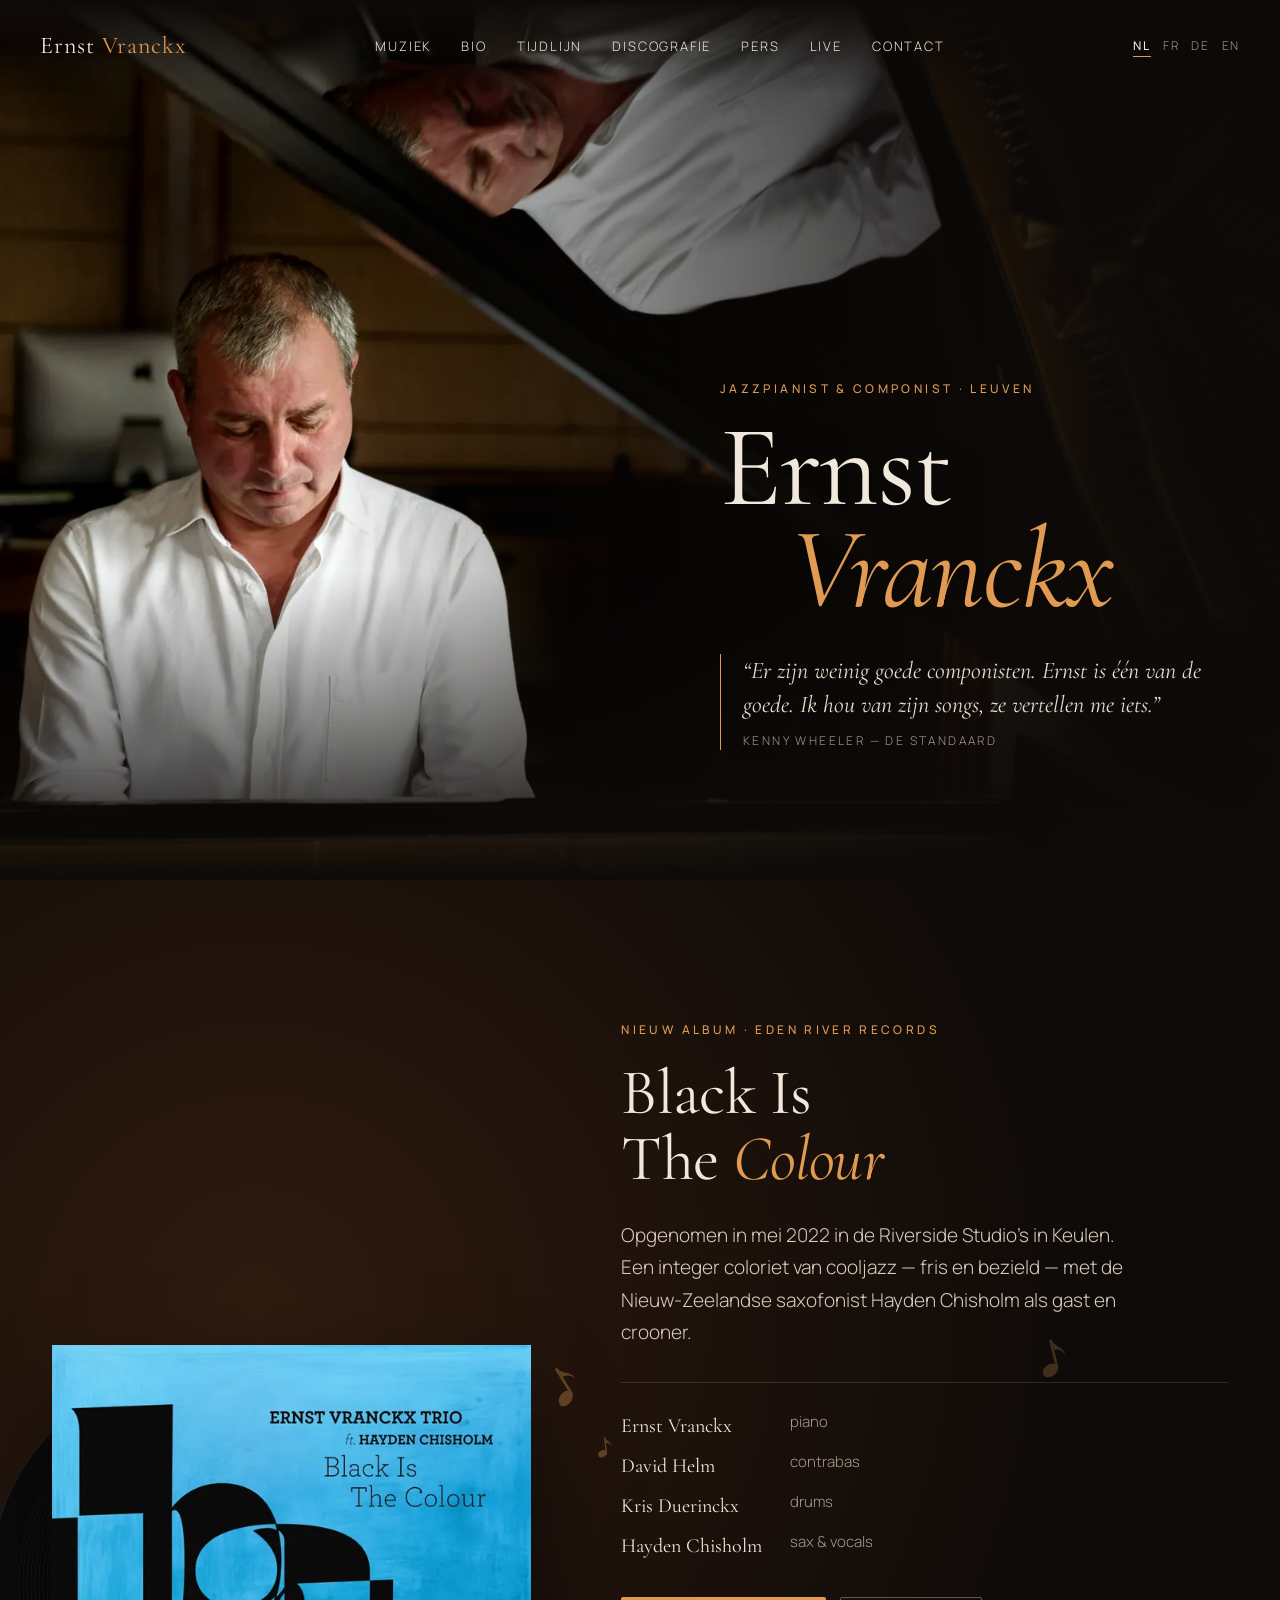
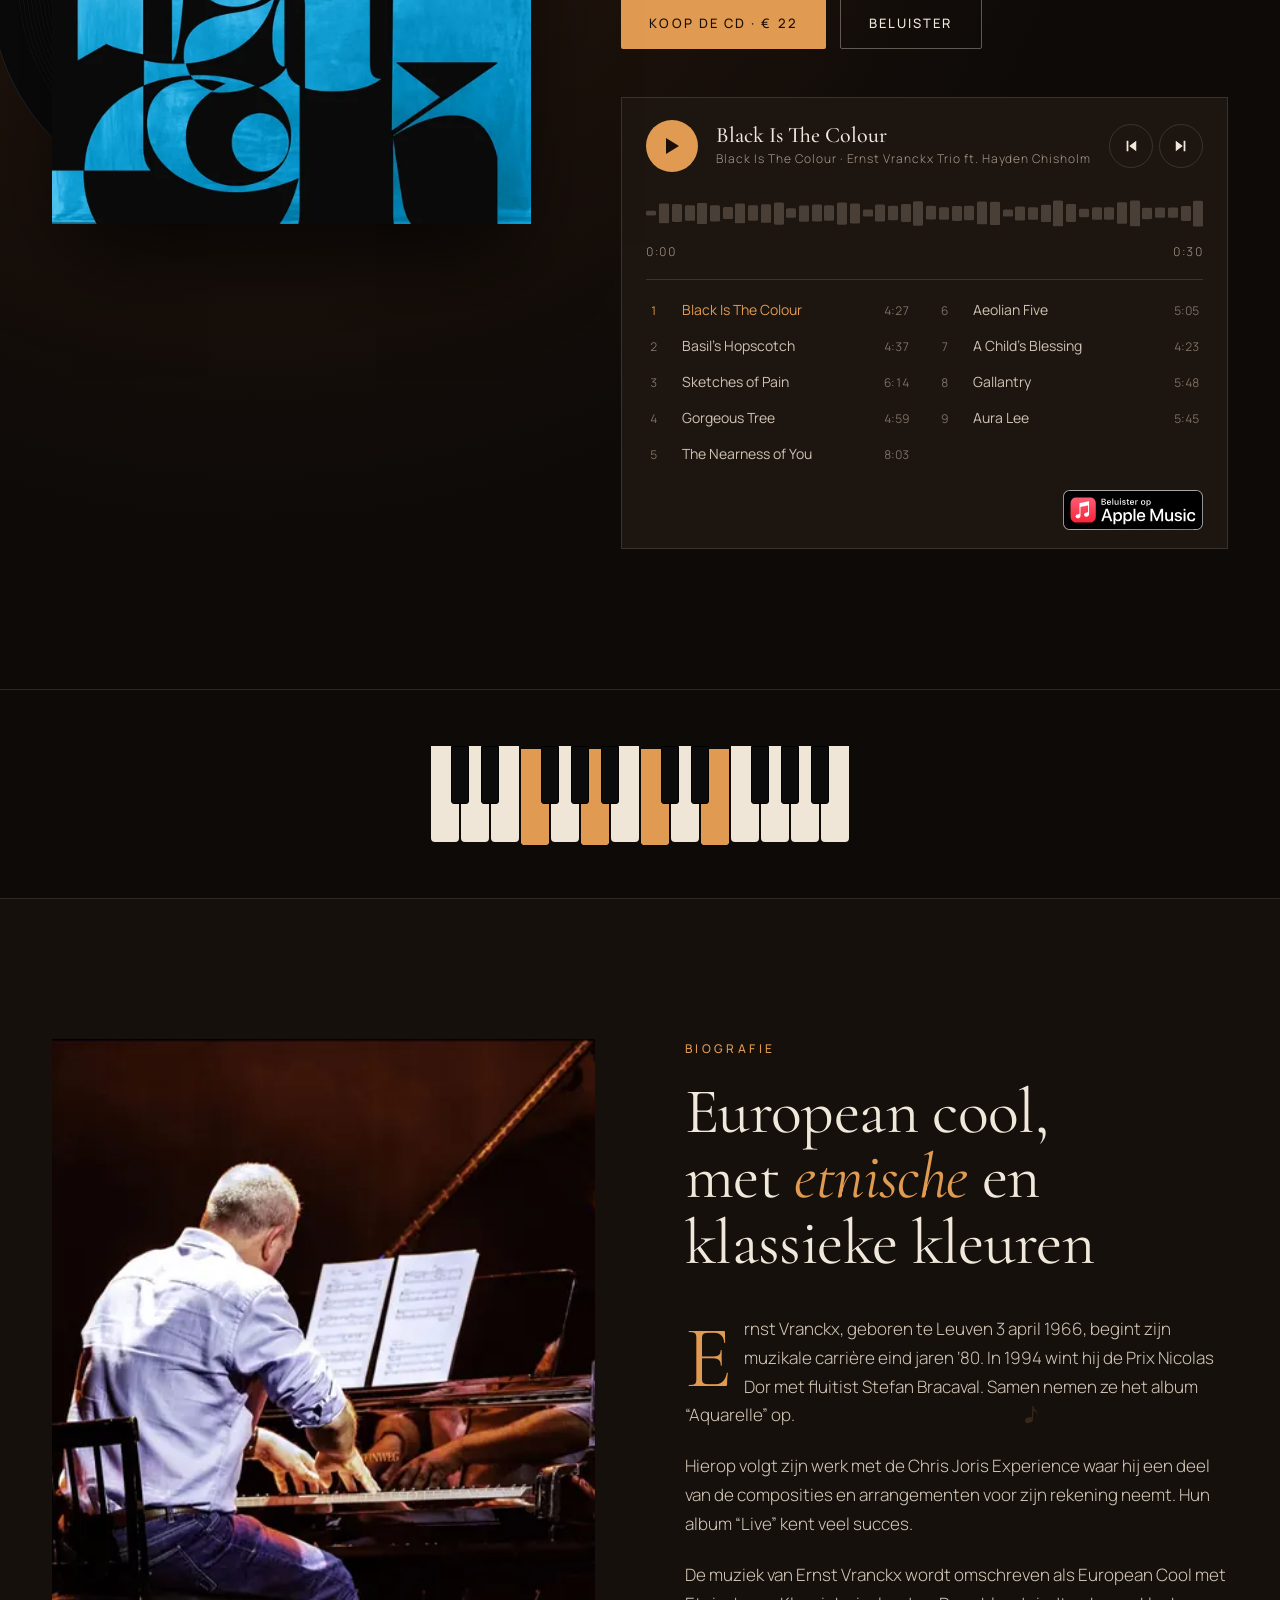
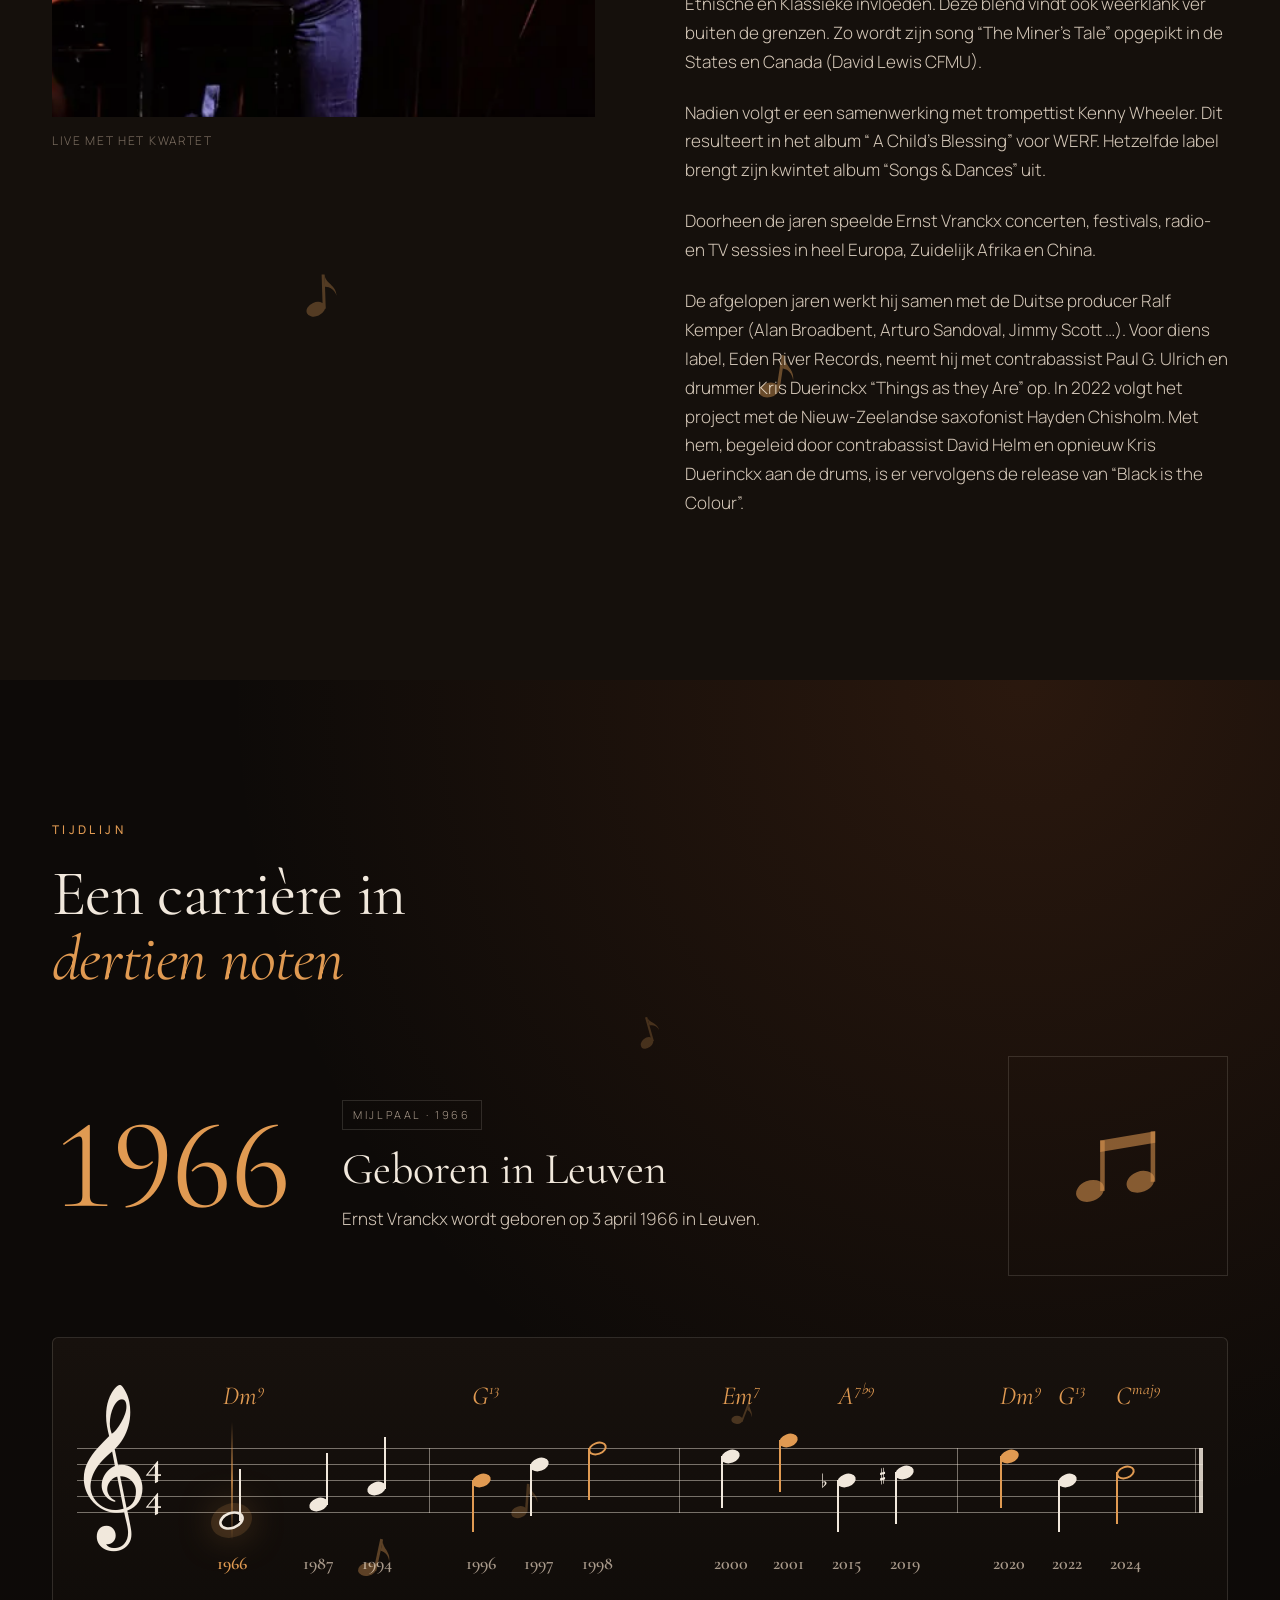
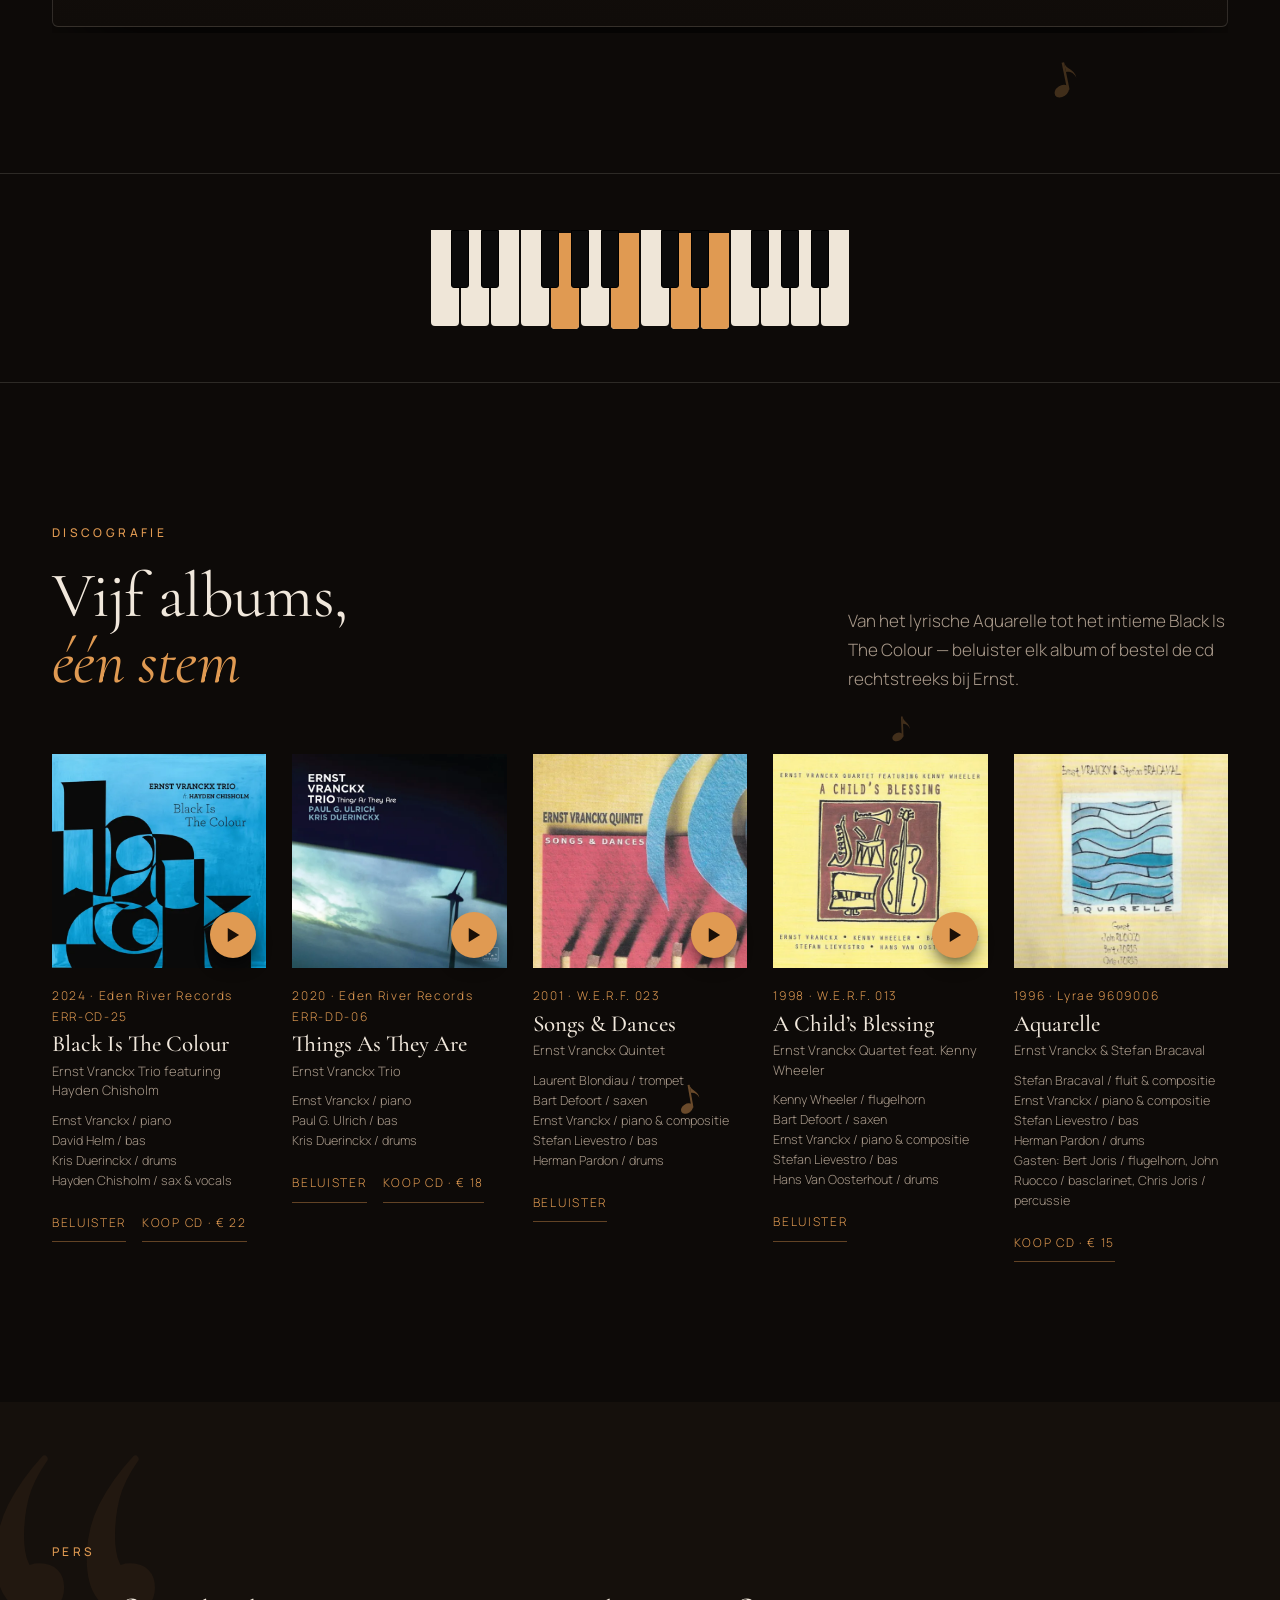
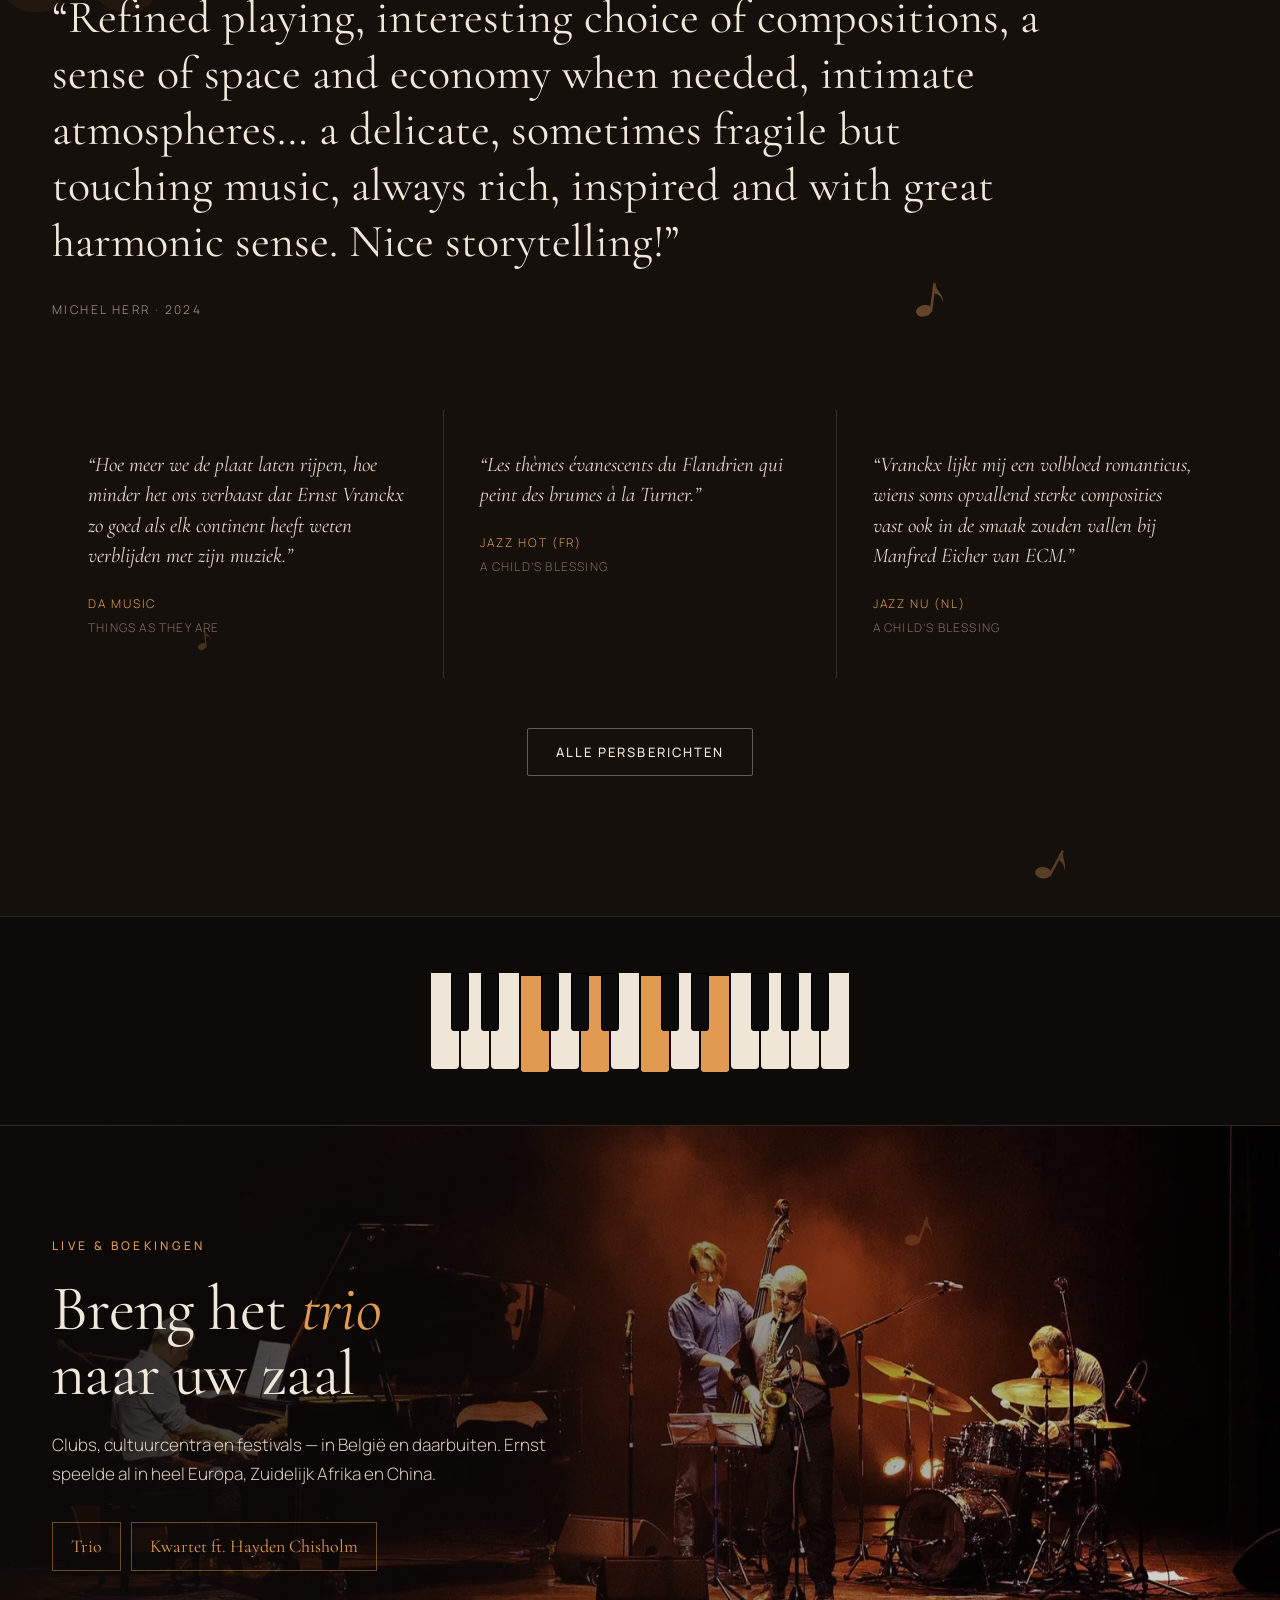
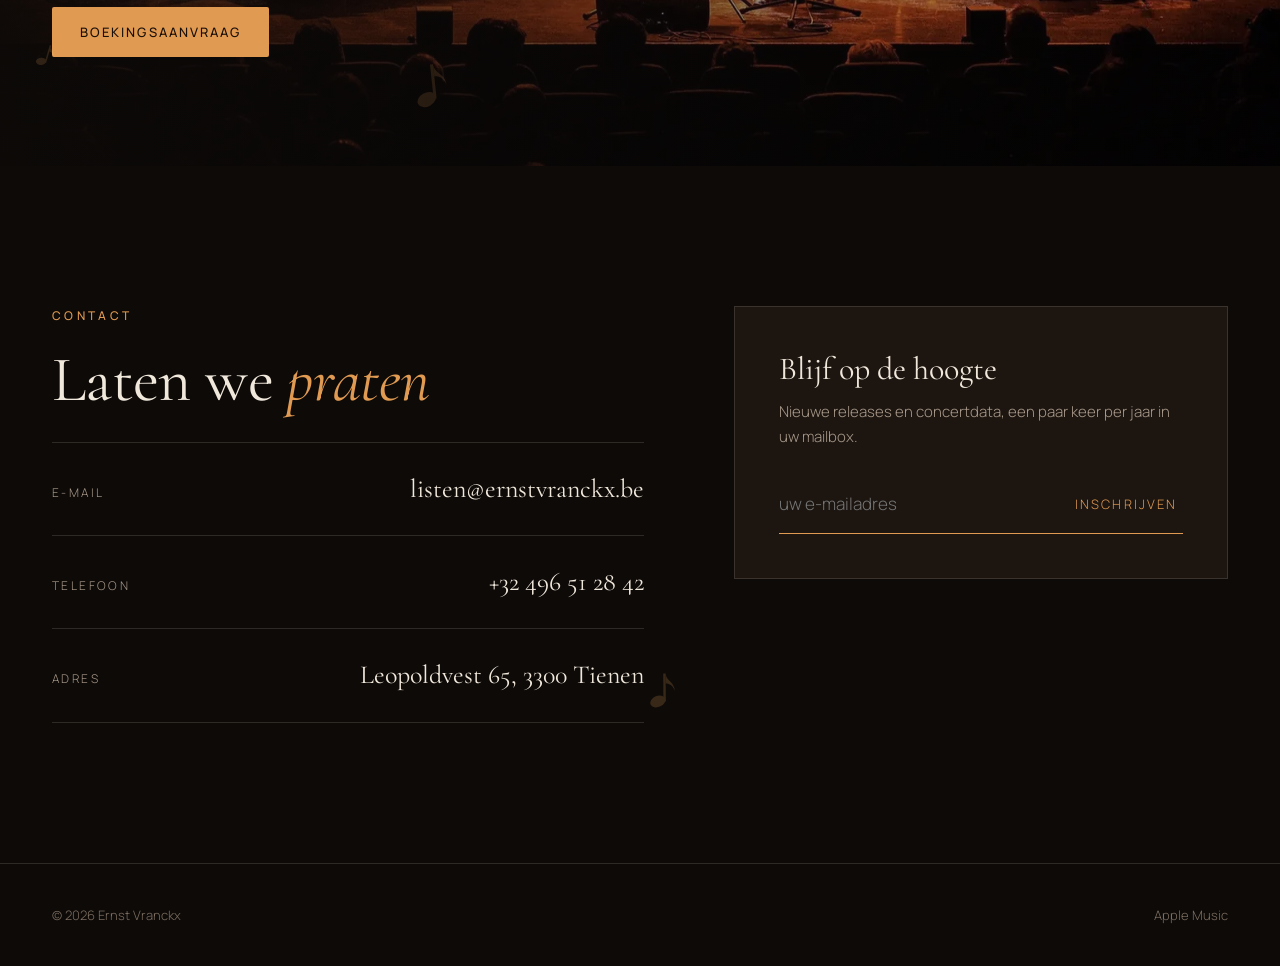
<file: index.html>
<!doctype html>
<html lang="nl">
<head>
<meta charset="utf-8">
<meta name="viewport" content="width=device-width, initial-scale=1">
<title>Ernst Vranckx · Jazzpianist &amp; componist</title>
<meta name="description" content="Ernst Vranckx, jazzpianist en componist uit Leuven. Nieuw album Black Is The Colour met Hayden Chisholm, discografie, pers, concerten en contact.">
<meta name="theme-color" content="#0d0a08">
<meta property="og:type" content="website">
<meta property="og:title" content="Ernst Vranckx · Jazzpianist &amp; componist">
<meta property="og:description" content="Nieuw album Black Is The Colour, met Hayden Chisholm. Discografie, pers, concerten en contact.">
<meta property="og:image" content="assets/img/share.jpg">
<meta property="og:locale" content="nl_BE">
<link rel="preload" href="assets/fonts/cormorant-garamond-latin-2fed1d.woff2" as="font" type="font/woff2" crossorigin>
<link rel="stylesheet" href="assets/fonts/fonts.css">
<link rel="stylesheet" href="assets/css/site.css">
<script src="assets/js/site.js" defer></script>
</head>
<body>
<a class="skip" href="#muziek">Naar de inhoud</a>
<div class="page">

  <div class="notes-layer" id="notes" aria-hidden="true"></div>

  <nav class="nav" aria-label="Hoofdmenu">
    <a class="brand" href="#top">Ernst <span>Vranckx</span></a>
    <div class="menu">
      <a href="#muziek">Muziek</a><a href="#bio">Bio</a><a href="#tijdlijn">Tijdlijn</a><a href="#disco">Discografie</a><a href="#pers">Pers</a><a href="#live">Live</a><a href="#contact">Contact</a>
    </div>
    <div class="lang" id="langs">
      <a class="on" href="#bio" data-lang="nl" lang="nl">NL</a><a href="#bio" data-lang="fr" lang="fr">FR</a><a href="#bio" data-lang="de" lang="de">DE</a><a href="#bio" data-lang="en" lang="en">EN</a>
    </div>
  </nav>

  <header class="hero" id="top">
    <img src="assets/img/hero-ernst-vleugel.webp" alt="Ernst Vranckx aan de vleugel" width="1600" height="1068" fetchpriority="high">
    <div class="hero-shade"></div>
    <div class="hero-copy">
      <div class="eyebrow">Jazzpianist &amp; componist · Leuven</div>
      <h1>Ernst <i>Vranckx</i></h1>
      <blockquote>“Er zijn weinig goede componisten. Ernst is één van de goede. Ik hou van zijn songs, ze vertellen me iets.”<span class="cite">Kenny Wheeler — De Standaard</span></blockquote>
    </div>
  </header>

  <main>
  <section class="sec release" id="muziek">
    <div class="wrap release-grid">
      <div class="cover">
        <div class="vinyl" aria-hidden="true"></div>
        <img src="assets/img/cover-black-is-the-colour.webp" alt="Black Is The Colour, albumhoes" width="600" height="600">
      </div>
      <div>
        <div class="eyebrow">Nieuw album · Eden River Records</div>
        <h2 class="h2" style="margin-top: 20px">Black Is<br>The <em>Colour</em></h2>
        <p class="lead">Opgenomen in mei 2022 in de Riverside Studio’s in Keulen. Een integer coloriet van cooljazz — fris en bezield — met de Nieuw-Zeelandse saxofonist Hayden Chisholm als gast en crooner.</p>
        <dl class="credits">
          <dt>Ernst Vranckx</dt><dd>piano</dd>
          <dt>David Helm</dt><dd>contrabas</dd>
          <dt>Kris Duerinckx</dt><dd>drums</dd>
          <dt>Hayden Chisholm</dt><dd>sax &amp; vocals</dd>
        </dl>
        <div class="btns">
          <a class="btn btn-primary" href="https://www.paypal.com/cgi-bin/webscr?business=ernst.vranckx%40hotmail.com&amp;cmd=_xclick&amp;amount=22.00&amp;item_name=Ernst%20Vranckx%20Trio%20-%20Black%20Is%20The%20Colour%20(CD)&amp;currency_code=EUR&amp;add=1">Koop de cd · € 22</a>
          <a class="btn btn-ghost" href="https://music.apple.com/be/album/black-is-the-colour/1735852999">Beluister</a>
        </div>

        <div class="player" id="player" role="region" aria-label="Fragmenten">
          <div class="pl-top">
            <button class="pl-play" type="button" data-act="toggle" aria-label="Speel fragment">
              <svg class="i-play" viewBox="0 0 16 18" aria-hidden="true"><path d="M2 1l13 8-13 8z"/></svg>
              <svg class="i-pause" viewBox="0 0 16 18" aria-hidden="true"><rect x="2" y="1" width="4" height="16" rx="1"/><rect x="10" y="1" width="4" height="16" rx="1"/></svg>
            </button>
            <div class="pl-now"><b data-now-title></b><small data-now-album></small></div>
            <div class="pl-skip">
              <button type="button" data-act="prev" aria-label="Vorig nummer"><svg viewBox="0 0 16 16" aria-hidden="true"><path d="M3 2h2v12H3zM14 2 6 8l8 6z"/></svg></button>
              <button type="button" data-act="next" aria-label="Volgend nummer"><svg viewBox="0 0 16 16" aria-hidden="true"><path d="M11 2h2v12h-2zM2 2l8 6-8 6z"/></svg></button>
            </div>
          </div>
          <button class="pl-wave" type="button" id="wave" aria-label="Spoel door in het fragment"></button>
          <div class="pl-time"><span id="time-now">0:00</span><span>0:30</span></div>
          <ol class="pl-list" id="tracks"></ol>
          <div class="pl-foot"><a data-apple href="https://music.apple.com/be/album/black-is-the-colour/1735852999"><img src="assets/img/apple-music-badge-nl.svg" alt="Beluister op Apple Music" width="140" height="40"></a></div>
        </div>
      </div>
    </div>
  </section>

  <div class="vsep" aria-hidden="true"><div class="kbd" data-sep="0"></div></div>

  <section class="sec bio" id="bio">
    <div class="wrap bio-grid">
      <figure class="bio-img">
        <img src="assets/img/bio-ernst-live.webp" alt="Ernst Vranckx live aan de vleugel" width="800" height="518" loading="lazy">
        <figcaption>Live met het kwartet</figcaption>
      </figure>
      <div>
        <div class="eyebrow">Biografie</div>
        <h2 class="h2">European cool,<br>met <em>etnische</em> en klassieke kleuren</h2>
        <div class="bio-text" id="bio-text" lang="nl"></div>
      </div>
    </div>
  </section>

  <section class="sec tl" id="tijdlijn">
    <div class="wrap">
      <div class="tl-head">
        <div><div class="eyebrow">Tijdlijn</div><h2 class="h2">Een carrière in<br><em>dertien noten</em></h2></div>
      </div>
      <div class="tl-stack" id="tl-stack" aria-live="polite"></div>
      <div class="score-scroll" id="score-scroll">
        <div class="score" id="score" tabindex="0" role="group" aria-label="Tijdlijn als partituur: gebruik de pijltjestoetsen">
          <div class="staff-lines" aria-hidden="true"><i></i><i></i><i></i><i></i><i></i></div>
          <span class="clef" aria-hidden="true">𝄞</span>
          <span class="meter" aria-hidden="true"><b>4</b><b>4</b></span>
          <div class="score-notes" id="score-notes"></div>
        </div>
      </div>
    </div>
  </section>

  <div class="vsep" aria-hidden="true"><div class="kbd" data-sep="1"></div></div>

  <section class="sec" id="disco">
    <div class="wrap">
      <div class="disco-head">
        <div><div class="eyebrow">Discografie</div><h2 class="h2" style="margin-top: 20px">Vijf albums,<br><em>één stem</em></h2></div>
        <p>Van het lyrische Aquarelle tot het intieme Black Is The Colour — beluister elk album of bestel de cd rechtstreeks bij Ernst.</p>
      </div>
      <div class="albums" id="albums"></div>
    </div>
  </section>

  <section class="sec press" id="pers">
    <div class="bigq" aria-hidden="true">“</div>
    <div class="wrap" style="position: relative">
      <div class="eyebrow">Pers</div>
      <p class="big-quote">“Refined playing, interesting choice of compositions, a sense of space and economy when needed, intimate atmospheres… a delicate, sometimes fragile but touching music, always rich, inspired and with great harmonic sense. Nice storytelling!”</p>
      <span class="cite">Michel Herr · 2024</span>
      <div class="quotes">
        <figure><blockquote>“Hoe meer we de plaat laten rijpen, hoe minder het ons verbaast dat Ernst Vranckx zo goed als elk continent heeft weten verblijden met zijn muziek.”</blockquote><figcaption>Da Music<span>Things As They Are</span></figcaption></figure>
        <figure><blockquote lang="fr">“Les thèmes évanescents du Flandrien qui peint des brumes à la Turner.”</blockquote><figcaption>Jazz Hot (FR)<span>A Child’s Blessing</span></figcaption></figure>
        <figure><blockquote>“Vranckx lijkt mij een volbloed romanticus, wiens soms opvallend sterke composities vast ook in de smaak zouden vallen bij Manfred Eicher van ECM.”</blockquote><figcaption>Jazz Nu (NL)<span>A Child’s Blessing</span></figcaption></figure>
      </div>
      <div class="more"><button type="button" class="btn btn-ghost" id="press-toggle" aria-expanded="false" aria-controls="archive">Alle persberichten</button></div>
      <div class="archive" id="archive" hidden></div>
    </div>
  </section>

  <div class="vsep" aria-hidden="true"><div class="kbd" data-sep="2"></div></div>

  <section class="live" id="live">
    <img src="assets/img/live-kwartet-podium.webp" alt="Ernst Vranckx en zijn kwartet op het podium" width="1600" height="770" loading="lazy">
    <div class="live-shade"></div>
    <div class="wrap">
      <div class="live-box">
        <div class="eyebrow">Live &amp; boekingen</div>
        <h2 class="h2">Breng het <em>trio</em><br>naar uw zaal</h2>
        <p>Clubs, cultuurcentra en festivals — in België en daarbuiten. Ernst speelde al in heel Europa, Zuidelijk Afrika en China.</p>
        <div class="formations"><span>Trio</span><span>Kwartet ft. Hayden Chisholm</span></div>
        <a class="btn btn-primary" href="#contact">Boekingsaanvraag</a>
      </div>
    </div>
  </section>

  <section class="sec contact" id="contact">
    <div class="wrap contact-grid">
      <div>
        <div class="eyebrow">Contact</div>
        <h2 class="h2">Laten we <em>praten</em></h2>
        <div class="clist">
          <a class="crow" href="mailto:listen@ernstvranckx.be"><small>E-mail</small><strong>listen@ernstvranckx.be</strong></a>
          <a class="crow" href="tel:+32496512842"><small>Telefoon</small><strong>+32 496 51 28 42</strong></a>
          <div class="crow"><small>Adres</small><strong>Leopoldvest 65, 3300 Tienen</strong></div>
        </div>
      </div>
      <div class="newsletter">
        <h3>Blijf op de hoogte</h3>
        <p>Nieuwe releases en concertdata, een paar keer per jaar in uw mailbox.</p>
        <div class="field"><label class="sr" for="nl-mail">E-mailadres</label><input id="nl-mail" type="email" placeholder="uw e-mailadres" autocomplete="email"><button type="button">Inschrijven</button></div>
      </div>
    </div>
  </section>
  </main>

  <div class="mini" id="mini" role="region" aria-label="Nu aan het spelen" hidden>
    <button class="pl-play sm" type="button" data-act="toggle" aria-label="Pauzeer">
      <svg class="i-play" viewBox="0 0 16 18" aria-hidden="true"><path d="M2 1l13 8-13 8z"/></svg>
      <svg class="i-pause" viewBox="0 0 16 18" aria-hidden="true"><rect x="2" y="1" width="4" height="16" rx="1"/><rect x="10" y="1" width="4" height="16" rx="1"/></svg>
    </button>
    <div class="pl-now"><b data-now-title></b><small data-now-album></small></div>
    <a data-apple href="https://music.apple.com/be/album/black-is-the-colour/1735852999"><img src="assets/img/apple-music-badge-nl.svg" alt="Beluister op Apple Music" width="140" height="40"></a>
    <span class="mini-bar" id="mini-bar"></span>
  </div>

  <footer class="foot">
    <div class="wrap"><span>© 2026 Ernst Vranckx</span><span>Apple Music</span></div>
  </footer>
</div>
</body>
</html>
</file>
<file: assets/fonts/fonts.css>
/* Self-hosted Google Fonts (latin + latin-ext only, weights in use). Source: https://fonts.googleapis.com/css2?family=Cormorant+Garamond:ital,wght@0,400;0,500;0,600;1,400&family=Manrope:wght@300;400;500;600&display=swap */
/* latin-ext */
@font-face {
  font-family: 'Cormorant Garamond';
  font-style: italic;
  font-weight: 400;
  font-display: swap;
  src: url(cormorant-garamond-latin-ext-f37747.woff2) format('woff2');
  unicode-range: U+0100-02BA, U+02BD-02C5, U+02C7-02CC, U+02CE-02D7, U+02DD-02FF, U+0304, U+0308, U+0329, U+1D00-1DBF, U+1E00-1E9F, U+1EF2-1EFF, U+2020, U+20A0-20AB, U+20AD-20C4, U+2113, U+2C60-2C7F, U+A720-A7FF;
}
/* latin */
@font-face {
  font-family: 'Cormorant Garamond';
  font-style: italic;
  font-weight: 400;
  font-display: swap;
  src: url(cormorant-garamond-latin-9ca58f.woff2) format('woff2');
  unicode-range: U+0000-00FF, U+0131, U+0152-0153, U+02BB-02BC, U+02C6, U+02DA, U+02DC, U+0304, U+0308, U+0329, U+2000-206F, U+20AC, U+2122, U+2191, U+2193, U+2212, U+2215, U+FEFF, U+FFFD;
}
/* latin-ext */
@font-face {
  font-family: 'Cormorant Garamond';
  font-style: normal;
  font-weight: 400;
  font-display: swap;
  src: url(cormorant-garamond-latin-ext-907682.woff2) format('woff2');
  unicode-range: U+0100-02BA, U+02BD-02C5, U+02C7-02CC, U+02CE-02D7, U+02DD-02FF, U+0304, U+0308, U+0329, U+1D00-1DBF, U+1E00-1E9F, U+1EF2-1EFF, U+2020, U+20A0-20AB, U+20AD-20C4, U+2113, U+2C60-2C7F, U+A720-A7FF;
}
/* latin */
@font-face {
  font-family: 'Cormorant Garamond';
  font-style: normal;
  font-weight: 400;
  font-display: swap;
  src: url(cormorant-garamond-latin-2fed1d.woff2) format('woff2');
  unicode-range: U+0000-00FF, U+0131, U+0152-0153, U+02BB-02BC, U+02C6, U+02DA, U+02DC, U+0304, U+0308, U+0329, U+2000-206F, U+20AC, U+2122, U+2191, U+2193, U+2212, U+2215, U+FEFF, U+FFFD;
}
/* latin-ext */
@font-face {
  font-family: 'Cormorant Garamond';
  font-style: normal;
  font-weight: 500;
  font-display: swap;
  src: url(cormorant-garamond-latin-ext-907682.woff2) format('woff2');
  unicode-range: U+0100-02BA, U+02BD-02C5, U+02C7-02CC, U+02CE-02D7, U+02DD-02FF, U+0304, U+0308, U+0329, U+1D00-1DBF, U+1E00-1E9F, U+1EF2-1EFF, U+2020, U+20A0-20AB, U+20AD-20C4, U+2113, U+2C60-2C7F, U+A720-A7FF;
}
/* latin */
@font-face {
  font-family: 'Cormorant Garamond';
  font-style: normal;
  font-weight: 500;
  font-display: swap;
  src: url(cormorant-garamond-latin-2fed1d.woff2) format('woff2');
  unicode-range: U+0000-00FF, U+0131, U+0152-0153, U+02BB-02BC, U+02C6, U+02DA, U+02DC, U+0304, U+0308, U+0329, U+2000-206F, U+20AC, U+2122, U+2191, U+2193, U+2212, U+2215, U+FEFF, U+FFFD;
}
/* latin-ext */
@font-face {
  font-family: 'Cormorant Garamond';
  font-style: normal;
  font-weight: 600;
  font-display: swap;
  src: url(cormorant-garamond-latin-ext-907682.woff2) format('woff2');
  unicode-range: U+0100-02BA, U+02BD-02C5, U+02C7-02CC, U+02CE-02D7, U+02DD-02FF, U+0304, U+0308, U+0329, U+1D00-1DBF, U+1E00-1E9F, U+1EF2-1EFF, U+2020, U+20A0-20AB, U+20AD-20C4, U+2113, U+2C60-2C7F, U+A720-A7FF;
}
/* latin */
@font-face {
  font-family: 'Cormorant Garamond';
  font-style: normal;
  font-weight: 600;
  font-display: swap;
  src: url(cormorant-garamond-latin-2fed1d.woff2) format('woff2');
  unicode-range: U+0000-00FF, U+0131, U+0152-0153, U+02BB-02BC, U+02C6, U+02DA, U+02DC, U+0304, U+0308, U+0329, U+2000-206F, U+20AC, U+2122, U+2191, U+2193, U+2212, U+2215, U+FEFF, U+FFFD;
}
/* latin-ext */
@font-face {
  font-family: 'Manrope';
  font-style: normal;
  font-weight: 300;
  font-display: swap;
  src: url(manrope-latin-ext-4f1857.woff2) format('woff2');
  unicode-range: U+0100-02BA, U+02BD-02C5, U+02C7-02CC, U+02CE-02D7, U+02DD-02FF, U+0304, U+0308, U+0329, U+1D00-1DBF, U+1E00-1E9F, U+1EF2-1EFF, U+2020, U+20A0-20AB, U+20AD-20C4, U+2113, U+2C60-2C7F, U+A720-A7FF;
}
/* latin */
@font-face {
  font-family: 'Manrope';
  font-style: normal;
  font-weight: 300;
  font-display: swap;
  src: url(manrope-latin-66cfc0.woff2) format('woff2');
  unicode-range: U+0000-00FF, U+0131, U+0152-0153, U+02BB-02BC, U+02C6, U+02DA, U+02DC, U+0304, U+0308, U+0329, U+2000-206F, U+20AC, U+2122, U+2191, U+2193, U+2212, U+2215, U+FEFF, U+FFFD;
}
/* latin-ext */
@font-face {
  font-family: 'Manrope';
  font-style: normal;
  font-weight: 400;
  font-display: swap;
  src: url(manrope-latin-ext-4f1857.woff2) format('woff2');
  unicode-range: U+0100-02BA, U+02BD-02C5, U+02C7-02CC, U+02CE-02D7, U+02DD-02FF, U+0304, U+0308, U+0329, U+1D00-1DBF, U+1E00-1E9F, U+1EF2-1EFF, U+2020, U+20A0-20AB, U+20AD-20C4, U+2113, U+2C60-2C7F, U+A720-A7FF;
}
/* latin */
@font-face {
  font-family: 'Manrope';
  font-style: normal;
  font-weight: 400;
  font-display: swap;
  src: url(manrope-latin-66cfc0.woff2) format('woff2');
  unicode-range: U+0000-00FF, U+0131, U+0152-0153, U+02BB-02BC, U+02C6, U+02DA, U+02DC, U+0304, U+0308, U+0329, U+2000-206F, U+20AC, U+2122, U+2191, U+2193, U+2212, U+2215, U+FEFF, U+FFFD;
}
/* latin-ext */
@font-face {
  font-family: 'Manrope';
  font-style: normal;
  font-weight: 500;
  font-display: swap;
  src: url(manrope-latin-ext-4f1857.woff2) format('woff2');
  unicode-range: U+0100-02BA, U+02BD-02C5, U+02C7-02CC, U+02CE-02D7, U+02DD-02FF, U+0304, U+0308, U+0329, U+1D00-1DBF, U+1E00-1E9F, U+1EF2-1EFF, U+2020, U+20A0-20AB, U+20AD-20C4, U+2113, U+2C60-2C7F, U+A720-A7FF;
}
/* latin */
@font-face {
  font-family: 'Manrope';
  font-style: normal;
  font-weight: 500;
  font-display: swap;
  src: url(manrope-latin-66cfc0.woff2) format('woff2');
  unicode-range: U+0000-00FF, U+0131, U+0152-0153, U+02BB-02BC, U+02C6, U+02DA, U+02DC, U+0304, U+0308, U+0329, U+2000-206F, U+20AC, U+2122, U+2191, U+2193, U+2212, U+2215, U+FEFF, U+FFFD;
}
/* latin-ext */
@font-face {
  font-family: 'Manrope';
  font-style: normal;
  font-weight: 600;
  font-display: swap;
  src: url(manrope-latin-ext-4f1857.woff2) format('woff2');
  unicode-range: U+0100-02BA, U+02BD-02C5, U+02C7-02CC, U+02CE-02D7, U+02DD-02FF, U+0304, U+0308, U+0329, U+1D00-1DBF, U+1E00-1E9F, U+1EF2-1EFF, U+2020, U+20A0-20AB, U+20AD-20C4, U+2113, U+2C60-2C7F, U+A720-A7FF;
}
/* latin */
@font-face {
  font-family: 'Manrope';
  font-style: normal;
  font-weight: 600;
  font-display: swap;
  src: url(manrope-latin-66cfc0.woff2) format('woff2');
  unicode-range: U+0000-00FF, U+0131, U+0152-0153, U+02BB-02BC, U+02C6, U+02DA, U+02DC, U+0304, U+0308, U+0329, U+2000-206F, U+20AC, U+2122, U+2191, U+2193, U+2212, U+2215, U+FEFF, U+FFFD;
}
/* Noto Music, subset to the treble clef, flat and sharp used on the timeline score.
   Source: https://fonts.googleapis.com/css2?family=Noto+Music&text=%F0%9D%84%9E%E2%99%AD%E2%99%AF */
@font-face {
  font-family: 'Noto Music';
  font-style: normal;
  font-weight: 400;
  font-display: swap;
  src: url(noto-music-notation.woff2) format('woff2');
  unicode-range: U+266D, U+266F, U+1D11E;
}
</file>
<file: assets/css/site.css>
/* Ernst Vranckx · Nocturne */
:root{
  --sy:0; --pc:1;
  --bg:#0d0a08; --bg-2:#15100c; --bg-3:#1c1510;
  --ink:#f1e8dc; --muted:#a8998a; --faint:#7d6f62;
  --amber:#e09a52; --ember:#c4622d; --line:rgba(241,232,220,.14);
  --serif:"Cormorant Garamond", Georgia, serif; --sans:"Manrope", system-ui, sans-serif;
}
*{box-sizing:border-box}
html{scroll-behavior:smooth}
body{margin:0;background:var(--bg);color:var(--ink);font-family:var(--sans);font-weight:300;font-size:17px;line-height:1.7;-webkit-font-smoothing:antialiased;overflow-x:hidden}
img{display:block;max-width:100%;height:auto}
h1,h2,h3,h4,p,figure,blockquote,dl,dd{margin:0}
a{color:inherit;text-decoration:none}
a:hover{color:var(--amber)}
[hidden]{display:none!important}
:focus-visible{outline:2px solid var(--amber);outline-offset:2px}
.page{position:relative;overflow:hidden}
.wrap{max-width:1240px;margin:0 auto;padding:0 32px}
.eyebrow{font-size:12px;letter-spacing:.28em;text-transform:uppercase;color:var(--amber);font-weight:500}
.h2{font-family:var(--serif);font-weight:400;font-size:clamp(40px,5vw,68px);line-height:1.02;letter-spacing:-.01em}
.h2 em{color:var(--amber);font-style:italic}
.sr{position:absolute;width:1px;height:1px;overflow:hidden;clip:rect(0 0 0 0);white-space:nowrap}
.skip{position:absolute;left:16px;top:-60px;z-index:50;padding:10px 16px;background:var(--amber);color:#1a0f07}
.skip:focus{top:16px;color:#1a0f07}

/* Navigation */
.nav{position:fixed;left:0;right:0;top:0;z-index:20;display:flex;align-items:center;justify-content:space-between;padding:26px 40px;background:linear-gradient(#0d0a08 0%,rgba(13,10,8,0) 100%);transition:background .4s,padding .4s}
html[data-scrolled] .nav{background:rgba(13,10,8,.92);backdrop-filter:blur(10px);padding:16px 40px;border-bottom:1px solid var(--line)}
.brand{font-family:var(--serif);font-size:24px;letter-spacing:.04em}
.brand span{color:var(--amber)}
.menu{display:flex;gap:30px;font-size:13px;letter-spacing:.14em;text-transform:uppercase}
.lang{display:flex;gap:12px;font-size:12px;letter-spacing:.14em;color:var(--muted)}
.lang a.on{color:var(--ink);font-weight:500;border-bottom:1px solid var(--amber)}

/* Hero */
.hero{position:relative;min-height:880px;display:flex;align-items:flex-end;overflow:hidden}
.hero img{position:absolute;inset:0;width:100%;height:100%;object-fit:cover;object-position:30% 40%;filter:saturate(.85) contrast(1.05);transform:translateY(calc(var(--sy) * .3px)) scale(calc(1 + var(--sy) * .0002))}
.hero-shade{position:absolute;inset:0;background:linear-gradient(90deg,rgba(13,10,8,0) 25%,rgba(13,10,8,.55) 55%,rgba(13,10,8,.95) 85%),linear-gradient(0deg,#0d0a08 0%,rgba(13,10,8,0) 35%)}
.hero-copy{position:relative;z-index:2;margin-left:auto;width:min(560px,100%);padding:0 56px 130px 0}
.hero h1{font-family:var(--serif);font-weight:400;font-size:clamp(64px,9vw,132px);line-height:.88;letter-spacing:-.02em;margin:18px 0 34px}
.hero h1 i{display:block;color:var(--amber);padding-left:.6em}
.hero blockquote{font-family:var(--serif);font-style:italic;font-size:24px;line-height:1.4;color:#e8dccd;border-left:1px solid var(--amber);padding-left:22px}
.cite{display:block;margin-top:12px;font-family:var(--sans);font-style:normal;font-size:12px;letter-spacing:.2em;text-transform:uppercase;color:var(--muted)}

/* Sections */
.sec{padding:140px 0}

/* New album */
.release{background:radial-gradient(ellipse at 20% 30%,rgba(196,98,45,.18),transparent 60%),var(--bg);overflow:hidden}
.release-grid{display:grid;grid-template-columns:1fr 1.05fr;gap:90px;align-items:center}
.cover{position:relative}
.cover img{position:relative;z-index:2;width:100%;box-shadow:0 40px 90px -20px rgba(0,0,0,.8)}
.vinyl{position:absolute;top:4%;right:-14%;width:92%;aspect-ratio:1;border-radius:50%;z-index:1;background:radial-gradient(circle,#c4622d 0 15%,#111 15.5% 17%,#0a0a0a 17.5% 100%);box-shadow:inset 0 0 0 1px #222;transform:translateX(calc(-38% + min(1, var(--pc) * 1.6) * 38%)) rotate(calc(var(--sy) * .35deg))}
.vinyl::before{content:"";position:absolute;inset:6%;border-radius:50%;background:repeating-radial-gradient(circle,transparent 0 3px,rgba(255,255,255,.03) 3px 4px)}
.vinyl::after{content:"";position:absolute;left:50%;top:9%;width:4%;height:10%;background:rgba(255,255,255,.12);border-radius:2px}
.lead{font-size:19px;color:#d9ccbd;max-width:520px;margin-top:28px}
.credits{margin:34px 0;display:grid;grid-template-columns:auto 1fr;gap:6px 28px;font-size:15px;border-top:1px solid var(--line);padding-top:26px}
.credits dt{font-family:var(--serif);font-size:20px}
.credits dd{color:var(--muted)}
.btns{display:flex;gap:14px;flex-wrap:wrap}
.btn{display:inline-flex;align-items:center;gap:10px;min-height:48px;padding:14px 28px;font-size:13px;letter-spacing:.16em;text-transform:uppercase;font-weight:500;border-radius:2px;font-family:var(--sans);cursor:pointer}
.btn-primary{background:var(--amber);color:#1a0f07;border:0}
.btn-primary:hover{background:#f0ad68;color:#1a0f07}
.btn-ghost{border:1px solid rgba(241,232,220,.35);color:var(--ink);background:none}

/* Preview player */
.player{margin-top:48px;padding:22px 24px 18px;background:var(--bg-3);border:1px solid var(--line)}
.pl-top{display:flex;align-items:center;gap:18px}
.pl-play{width:52px;height:52px;flex:none;display:grid;place-items:center;border:0;border-radius:50%;background:var(--amber);color:#1a0f07;cursor:pointer;transition:transform .2s,background .2s}
.pl-play:hover{background:#f0ad68;transform:scale(1.05)}
.pl-play svg{width:16px;height:18px;fill:currentColor}
.pl-play.sm{width:44px;height:44px}
.pl-play .i-pause,.cover-play .i-pause{display:none}
.is-playing .i-play{display:none}
.is-playing .i-pause{display:block}
.pl-now{flex:1;min-width:0}
.pl-now b{display:block;font-family:var(--serif);font-weight:500;font-size:22px;line-height:1.15;white-space:nowrap;overflow:hidden;text-overflow:ellipsis}
.pl-now small{display:block;font-size:12px;color:var(--muted);letter-spacing:.08em;white-space:nowrap;overflow:hidden;text-overflow:ellipsis}
.pl-skip{display:flex;gap:6px}
.pl-skip button{width:44px;height:44px;display:grid;place-items:center;background:none;border:1px solid var(--line);border-radius:50%;color:var(--ink);cursor:pointer}
.pl-skip button:hover{border-color:var(--amber);color:var(--amber)}
.pl-skip svg{width:14px;height:14px;fill:currentColor}
.pl-wave{display:flex;align-items:center;gap:3px;width:100%;height:46px;margin:18px 0 6px;padding:0;background:none;border:0;cursor:pointer}
.pl-wave i{flex:1;min-width:2px;background:#4a3f36;border-radius:2px;transform:scaleY(.6);transition:background .3s}
.pl-wave i.on{background:var(--amber)}
.player.is-playing .pl-wave i{animation:eq 1.1s ease-in-out infinite alternate}
@keyframes eq{from{transform:scaleY(.35)}to{transform:scaleY(1)}}
.pl-time{display:flex;justify-content:space-between;font-size:12px;letter-spacing:.12em;color:var(--muted);font-variant-numeric:tabular-nums}
.pl-list{list-style:none;margin:16px 0 0;padding:14px 0 0;border-top:1px solid var(--line);columns:2;column-gap:24px}
.pl-list li{break-inside:avoid}
.pl-list button{display:grid;grid-template-columns:22px minmax(0,1fr) auto;gap:10px;align-items:baseline;width:100%;min-height:36px;padding:6px 4px;background:none;border:0;border-radius:3px;color:#cfc2b3;font-family:var(--sans);font-size:14px;text-align:left;cursor:pointer}
.pl-list button:hover{background:rgba(241,232,220,.05);color:var(--ink)}
.pl-list button.on{color:var(--amber)}
.pl-list .n,.pl-list .d{font-size:12px;color:var(--faint);font-variant-numeric:tabular-nums}
.pl-list button.on .n{color:var(--amber)}
.pl-list .tt{white-space:nowrap;overflow:hidden;text-overflow:ellipsis}
.pl-foot{display:flex;justify-content:flex-end;margin-top:16px}
.pl-foot img,.mini img{display:block;height:40px;width:auto}
.mini{position:fixed;left:50%;bottom:18px;z-index:40;transform:translateX(-50%);display:flex;align-items:center;gap:14px;width:min(580px,calc(100% - 28px));padding:10px 12px 12px;background:rgba(21,16,12,.95);border:1px solid rgba(224,154,82,.35);border-radius:8px;backdrop-filter:blur(10px);box-shadow:0 20px 50px -20px #000;overflow:hidden}
.mini .pl-now b{font-size:18px}
.mini-bar{position:absolute;left:0;bottom:0;height:2px;width:0;background:var(--amber);transition:width .25s linear}

/* Voicing separators */
.vsep{display:flex;justify-content:center;padding:56px 22px;background:var(--bg);border-top:1px solid var(--line);border-bottom:1px solid var(--line)}
.kbd{position:relative;display:flex;width:min(420px,100%);height:96px}
.kbd .w{position:relative;flex:1;margin:0 1px;background:#efe6d8;border-radius:0 0 4px 4px;transition:transform .2s}
.kbd .w::after,.kbd .k::after{content:"";position:absolute;inset:0;border-radius:inherit;background:var(--amber);opacity:0;transition:opacity .35s}
.kbd .k{position:absolute;top:0;width:18px;height:58px;margin-left:-9px;background:#0b0b0b;border:1px solid #000;border-radius:0 0 3px 3px;z-index:2;transition:transform .2s}
.kbd .on::after{opacity:1}
.kbd .w.on{transform:translateY(3px)}
.kbd .k.on{transform:translateY(2px)}

/* Biography */
.bio{background:var(--bg-2)}
.bio-grid{display:grid;grid-template-columns:1fr 1fr;gap:90px;align-items:start}
.bio-img img{width:100%;aspect-ratio:4/5;object-fit:cover;object-position:35% 50%}
.bio-img figcaption{margin-top:14px;font-size:12px;letter-spacing:.14em;text-transform:uppercase;color:var(--faint)}
.bio .h2{margin:20px 0 40px}
.bio p{color:#d4c7b8;margin-bottom:22px}
.bio-text p:first-child::first-letter{font-family:var(--serif);float:left;font-size:88px;line-height:.8;padding:8px 12px 0 0;color:var(--amber)}

/* Timeline */
.tl{background:radial-gradient(ellipse at 80% 0%,rgba(196,98,45,.16),transparent 55%),var(--bg);overflow:hidden}
.tl-head{display:flex;justify-content:space-between;align-items:end;gap:30px;flex-wrap:wrap;margin-bottom:50px}
.tl-head .h2{margin-top:20px}
.tl-stack{display:grid;padding:0 0 46px}
.tl-card{grid-area:1 / 1;display:grid;grid-template-columns:240px minmax(0,1fr) 220px;gap:50px;align-items:center;min-height:250px;visibility:hidden;opacity:0}
.tl-card.on{visibility:visible;opacity:1;animation:tlIn .55s cubic-bezier(.2,.7,.2,1)}
@keyframes tlIn{from{opacity:0;transform:translateY(14px)}to{opacity:1;transform:none}}
.tl-year{font-family:var(--serif);font-size:128px;line-height:.8;color:var(--amber);letter-spacing:-.03em;font-variant-numeric:lining-nums tabular-nums;white-space:nowrap}
.tl-type{display:inline-block;font-size:11px;letter-spacing:.24em;text-transform:uppercase;color:var(--muted);border:1px solid var(--line);padding:5px 10px;margin-bottom:16px}
.tl-type.album{color:#1a0f07;background:var(--amber);border-color:var(--amber)}
.tl-title{font-family:var(--serif);font-size:44px;line-height:1.05;margin-bottom:12px}
.tl-text{color:#d4c7b8;max-width:560px}
.tl-cat{margin-top:12px;font-size:12px;letter-spacing:.18em;text-transform:uppercase;color:var(--faint)}
.tl-media{aspect-ratio:1;position:relative}
.tl-media img{width:100%;height:100%;object-fit:cover;box-shadow:0 30px 60px -20px #000}
.ph{position:absolute;inset:0;border:1px solid var(--line);display:grid;place-items:center;color:rgba(224,154,82,.55)}
.ph svg{width:40%;fill:currentColor}
.score-scroll{overflow-x:auto;padding-bottom:6px}
.score{position:relative;min-width:860px;height:290px;background:linear-gradient(#17110d,#100c09);border:1px solid var(--line);border-radius:6px;box-shadow:0 40px 80px -30px #000;outline:none}
.score:focus-visible{box-shadow:0 0 0 2px var(--amber)}
.staff-lines{position:absolute;left:24px;right:24px;top:110px;height:65px}
.staff-lines i{position:absolute;left:0;right:0;height:1px;background:rgba(241,232,220,.45)}
.staff-lines i:nth-child(2){top:16px}
.staff-lines i:nth-child(3){top:32px}
.staff-lines i:nth-child(4){top:48px}
.staff-lines i:nth-child(5){top:64px}
.clef{position:absolute;left:26px;top:68px;width:60px;height:150px;display:grid;place-items:center;font-family:"Noto Music",serif;font-size:96px;line-height:1;color:var(--ink)}
.meter{position:absolute;left:92px;top:110px;height:64px;display:flex;flex-direction:column;justify-content:space-between;align-items:center;font-family:var(--serif);font-weight:600;font-size:38px;line-height:32px;color:var(--ink)}
.meter b{display:block;height:32px}
.score-notes{position:absolute;left:150px;right:44px;top:0;bottom:0}
.barline{position:absolute;top:110px;width:1px;height:65px;background:rgba(241,232,220,.45)}
.endbar{position:absolute;right:-20px;top:110px;width:8px;height:65px;border-left:1px solid rgba(241,232,220,.45);border-right:4px solid rgba(241,232,220,.85)}
.chord{position:absolute;top:44px;transform:translateX(-9px);font-family:var(--serif);font-style:italic;font-size:26px;line-height:1;color:var(--amber);white-space:nowrap}
.chord sup{font-size:.6em;margin-left:1px}
.playhead{position:absolute;top:84px;width:2px;height:118px;margin-left:-1px;background:linear-gradient(rgba(224,154,82,0),rgba(224,154,82,.75),rgba(224,154,82,0));transition:left .5s cubic-bezier(.2,.8,.2,1)}
.sn{position:absolute;top:0;bottom:0;width:52px;margin-left:-26px;padding:0;border:0;background:none;cursor:pointer;color:var(--ink)}
.sn.album{color:var(--amber)}
.sn .hd{position:absolute;left:50%;width:19px;height:13px;margin:-6.5px 0 0 -9.5px;border-radius:50%;border:2.5px solid currentColor;background:transparent;transform:rotate(-20deg);transition:transform .25s,box-shadow .25s}
.sn.q .hd{background:currentColor}
.sn .st{position:absolute;width:2px;height:52px;background:currentColor}
.sn .acc{position:absolute;left:calc(50% - 30px);width:16px;margin-top:-13px;text-align:center;font-family:"Noto Music",serif;font-size:22px;line-height:26px}
.sn .yr{position:absolute;left:50%;top:214px;transform:translateX(-50%);font-family:var(--serif);font-size:18px;font-weight:600;color:var(--muted);white-space:nowrap;transition:color .25s}
.sn:hover .hd{transform:rotate(-20deg) scale(1.2)}
.sn.on .hd{transform:rotate(-20deg) scale(1.35);box-shadow:0 0 0 6px rgba(224,154,82,.16),0 0 28px rgba(224,154,82,.65)}
.sn.on .yr{color:var(--amber)}
.sn:focus-visible{outline:2px solid var(--amber);outline-offset:-2px}
.score.auto .sn.on .hd{animation:ring 1.1s ease-in-out infinite}
@keyframes ring{0%,100%{box-shadow:0 0 0 6px rgba(224,154,82,.16),0 0 28px rgba(224,154,82,.65)}50%{box-shadow:0 0 0 14px rgba(224,154,82,.05),0 0 40px rgba(224,154,82,.85)}}

/* Floating notes */
.notes-layer{position:absolute;inset:0;pointer-events:none;z-index:15;overflow:hidden;mix-blend-mode:screen}
.fn{position:absolute;fill:#e09a52;transform:translate(calc(sin(var(--sy) * .004 + var(--ph)) * var(--amp)), calc(var(--sy) * var(--sp) * -1px)) rotate(calc(var(--rot) + sin(var(--sy) * .003 + var(--ph)) * 15deg))}

/* Discography */
.disco-head{display:flex;justify-content:space-between;align-items:end;margin-bottom:60px;gap:40px}
.disco-head p{max-width:380px;color:var(--muted)}
.albums{display:grid;grid-template-columns:repeat(5,minmax(0,1fr));gap:26px}
.album img{width:100%;aspect-ratio:1;object-fit:cover;transition:transform .5s}
.album:hover img{transform:translateY(-8px)}
.album .y{margin-top:18px;font-size:12px;letter-spacing:.14em;color:var(--amber)}
.album h3{font-family:var(--serif);font-weight:500;font-size:23px;line-height:1.15;margin:4px 0}
.album p{font-size:13px;color:var(--muted);line-height:1.5}
.cover-wrap{position:relative}
.cover-play{position:absolute;right:10px;bottom:10px;width:46px;height:46px;display:grid;place-items:center;border:0;border-radius:50%;background:var(--amber);color:#1a0f07;cursor:pointer;box-shadow:0 8px 20px -6px #000;transition:transform .2s}
.cover-play:hover{transform:scale(1.08)}
.cover-play svg{width:14px;height:16px;fill:currentColor}
.credits-list{list-style:none;margin:10px 0 14px;padding:0;font-size:12.5px;line-height:1.6;color:var(--muted)}
.album-links{display:flex;gap:16px;flex-wrap:wrap;font-size:12px;letter-spacing:.14em;text-transform:uppercase}
.album-links a{display:inline-block;padding:8px 0;color:var(--amber);border-bottom:1px solid rgba(224,154,82,.4)}
.album-links a:hover{border-color:var(--amber)}

/* Press */
.press{background:var(--bg-2);position:relative;overflow:hidden}
.bigq{font-family:var(--serif);position:absolute;font-size:620px;line-height:1;top:-60px;left:-30px;color:rgba(224,154,82,.06)}
.big-quote{position:relative;font-family:var(--serif);font-size:clamp(30px,3.6vw,50px);line-height:1.22;max-width:1000px;margin:26px 0 30px}
.quotes{margin-top:90px;display:grid;grid-template-columns:repeat(3,minmax(0,1fr));gap:1px;background:var(--line)}
.quotes figure{background:var(--bg-2);padding:40px 36px}
.quotes blockquote{font-family:var(--serif);font-size:21px;line-height:1.45;font-style:italic;color:#e3d7c8}
.quotes figcaption{margin-top:22px;font-size:12px;letter-spacing:.16em;text-transform:uppercase;color:var(--amber)}
.quotes figcaption span{display:block;color:var(--faint);margin-top:4px;letter-spacing:.1em}
.more{margin-top:50px;text-align:center}
.archive{margin-top:60px;border-top:1px solid var(--line);text-align:left}
.arch-group{display:grid;grid-template-columns:260px minmax(0,1fr);gap:40px;padding:40px 0;border-bottom:1px solid var(--line)}
.arch-group h3{margin:0;font-family:var(--serif);font-weight:400;font-size:30px;line-height:1.1;color:var(--amber)}
.arch-item{margin-bottom:30px}
.arch-meta{display:flex;flex-wrap:wrap;gap:6px 14px;align-items:baseline;font-size:12px;letter-spacing:.14em;text-transform:uppercase;color:var(--muted);margin-bottom:8px}
.arch-meta b{color:var(--ink);font-weight:500}
.arch-item h4{margin:0 0 8px;font-family:var(--serif);font-style:italic;font-weight:400;font-size:22px;line-height:1.2}
.arch-item p{margin:0 0 10px;color:#d4c7b8;font-size:15.5px}

/* Live */
.live{position:relative;min-height:640px;display:flex;align-items:center;overflow:hidden}
.live img{position:absolute;inset:0;width:100%;height:100%;object-fit:cover}
.live-shade{position:absolute;inset:0;background:linear-gradient(90deg,rgba(13,10,8,.92) 0%,rgba(13,10,8,.55) 45%,rgba(13,10,8,.1) 100%)}
.live .wrap{position:relative;z-index:2;width:100%}
.live-box{max-width:500px}
.live .h2{margin:20px 0 24px}
.live p{color:#d9ccbd;margin-bottom:34px}
.formations{display:flex;gap:10px;flex-wrap:wrap;margin-bottom:36px}
.formations span{font-family:var(--serif);font-size:18px;padding:8px 18px;border:1px solid rgba(224,154,82,.45);color:var(--amber)}

/* Contact */
.contact-grid{display:grid;grid-template-columns:1.2fr 1fr;gap:90px}
.contact-grid>*{min-width:0}
.contact .h2{margin:20px 0 30px}
.clist{border-top:1px solid var(--line)}
.crow{display:flex;justify-content:space-between;align-items:baseline;padding:24px 0;border-bottom:1px solid var(--line);gap:20px}
.crow small{font-size:12px;letter-spacing:.2em;text-transform:uppercase;color:var(--muted)}
.crow strong{font-family:var(--serif);font-weight:400;font-size:26px;text-align:right;overflow-wrap:anywhere}
.newsletter{background:var(--bg-3);padding:44px;border:1px solid var(--line);align-self:start}
.newsletter h3{font-family:var(--serif);font-weight:400;font-size:32px;line-height:1.1;margin:0 0 12px}
.newsletter p{color:var(--muted);font-size:15px;margin-bottom:26px}
.field{display:flex;border-bottom:1px solid var(--amber)}
.field input{flex:1;min-width:0;background:none;border:0;color:var(--ink);font:inherit;padding:14px 0;outline:none}
.field button{background:none;border:0;color:var(--amber);font:inherit;font-size:13px;letter-spacing:.16em;text-transform:uppercase;cursor:pointer;min-height:44px}
.foot{padding:40px 0;border-top:1px solid var(--line);font-size:13px;color:var(--faint)}
.foot .wrap{display:flex;justify-content:space-between;gap:20px;flex-wrap:wrap}

@media (max-width:980px){
  .menu{display:none}
  .nav,html[data-scrolled] .nav{padding:18px 22px}
  .wrap{padding:0 22px}
  .sec{padding:90px 0}
  .hero{min-height:760px}
  .hero-shade{background:linear-gradient(0deg,#0d0a08 8%,rgba(13,10,8,.6) 50%,rgba(13,10,8,.2) 100%)}
  .hero-copy{padding:0 22px 90px}
  .release-grid,.bio-grid,.contact-grid{grid-template-columns:minmax(0,1fr);gap:56px}
  .cover{max-width:440px}
  .albums{grid-template-columns:repeat(2,minmax(0,1fr))}
  .arch-group{grid-template-columns:minmax(0,1fr);gap:18px}
  .quotes{grid-template-columns:minmax(0,1fr)}
  .disco-head{flex-direction:column;align-items:start}
  .pl-list{columns:1}
  .pl-now b{font-size:19px}
  .tl-card{grid-template-columns:minmax(0,1fr);gap:18px}
  .tl-year{font-size:84px}
  .tl-media{max-width:200px}
}
@media (prefers-reduced-motion:reduce){
  html{scroll-behavior:auto}
  .fn,.hero img,.vinyl{transform:none}
  .pl-wave i,.tl-card.on{animation:none}
}
</file>
